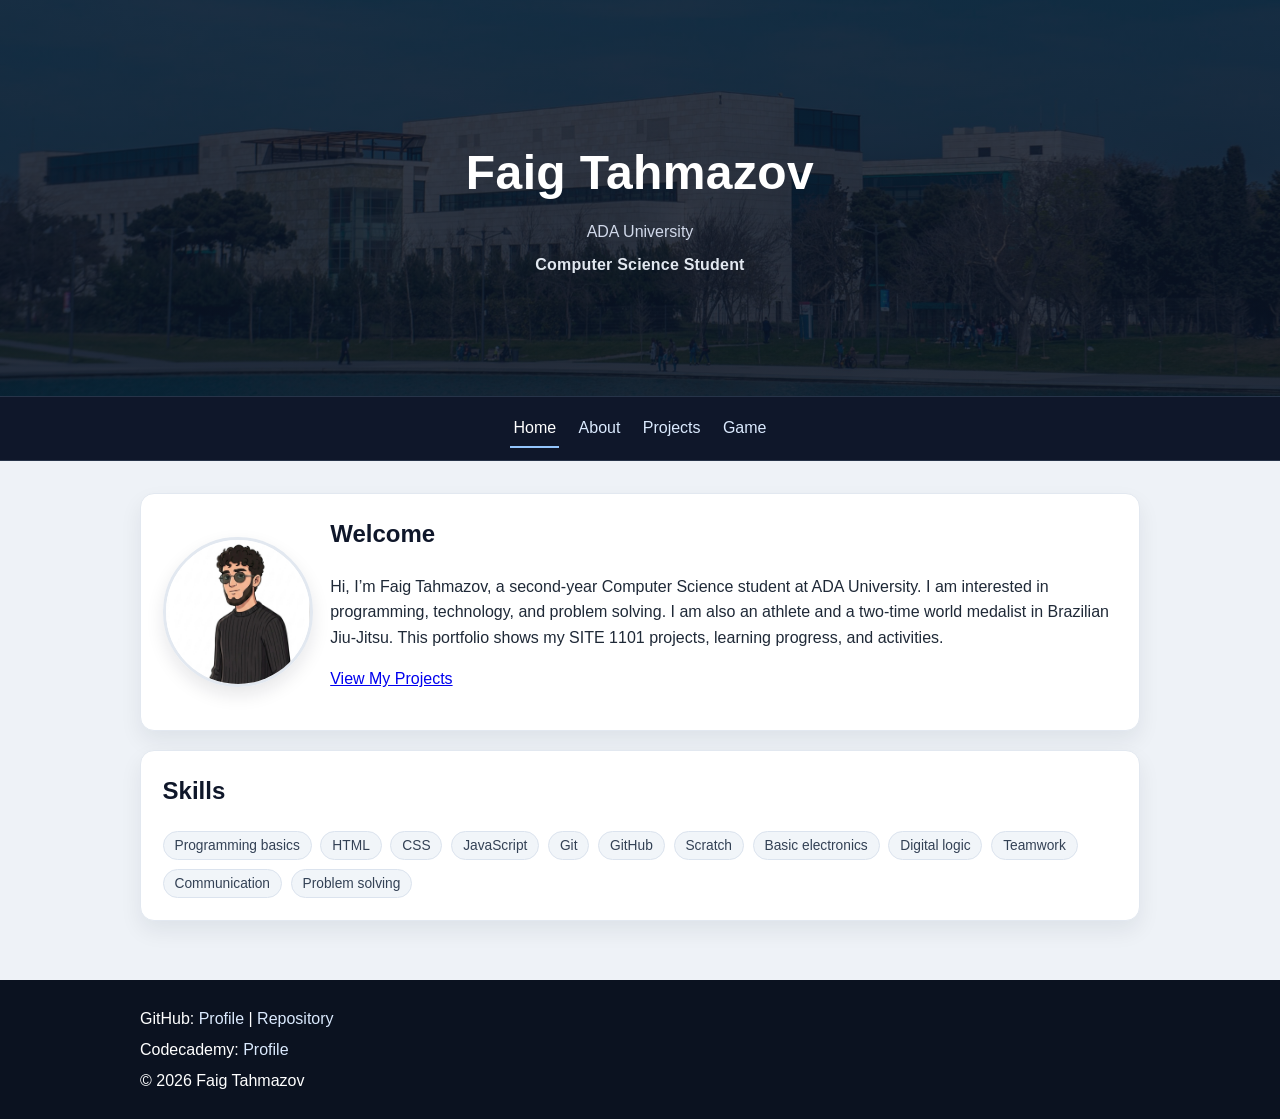
<file: index.html>
<!DOCTYPE html>
<html lang="en">
<head>
  <meta charset="UTF-8">
  <meta name="viewport" content="width=device-width, initial-scale=1.0">
  <title>Faig Tahmazov | Home</title>
  <link rel="stylesheet" href="css/style.css">
</head>
<body>
  <header class="site-header">
    <div class="container">
      <h1>Faig Tahmazov</h1>
      <p>ADA University</p>
      <p>Computer Science Student</p>
    </div>
  </header>

  <nav class="site-nav" aria-label="Main navigation">
    <div class="container nav-links">
      <a href="index.html" aria-current="page">Home</a>
      <a href="about.html">About</a>
      <a href="projects.html">Projects</a>
      <a href="game.html">Game</a>
    </div>
  </nav>

  <main class="container">
    <section class="card">
      <div class="intro-layout">
        <img class="profile-image profile-image-home" src="images/profile-avatar.jpg" alt="Portrait of Faig Tahmazov">
        <div>
          <h2>Welcome</h2>
          <p>
            Hi, I&rsquo;m Faig Tahmazov, a second-year Computer Science student at ADA
            University. I am interested in programming, technology, and problem solving. I
            am also an athlete and a two-time world medalist in Brazilian Jiu-Jitsu. This
            portfolio shows my SITE 1101 projects, learning progress, and activities.
          </p>
          <p><a href="projects.html">View My Projects</a></p>
        </div>
      </div>
    </section>

    <section class="card">
      <h2>Skills</h2>
      <ul class="skills-chips">
        <li>Programming basics</li>
        <li>HTML</li>
        <li>CSS</li>
        <li>JavaScript</li>
        <li>Git</li>
        <li>GitHub</li>
        <li>Scratch</li>
        <li>Basic electronics</li>
        <li>Digital logic</li>
        <li>Teamwork</li>
        <li>Communication</li>
        <li>Problem solving</li>
      </ul>
    </section>
  </main>

  <footer class="site-footer">
    <div class="container">
      <p>GitHub: <a href="https://github.com/ftahmazov22774" aria-label="GitHub profile link">Profile</a> | <a href="https://github.com/ftahmazov22774/site1101-personal-website" aria-label="GitHub repository link">Repository</a></p>
      <p>Codecademy: <a href="https://www.codecademy.com/profiles/ftahmazov22774" aria-label="Codecademy profile link">Profile</a></p>
      <p>&copy; 2026 Faig Tahmazov</p>
    </div>
  </footer>

  <script src="js/script.js"></script>
</body>
</html>
</file>
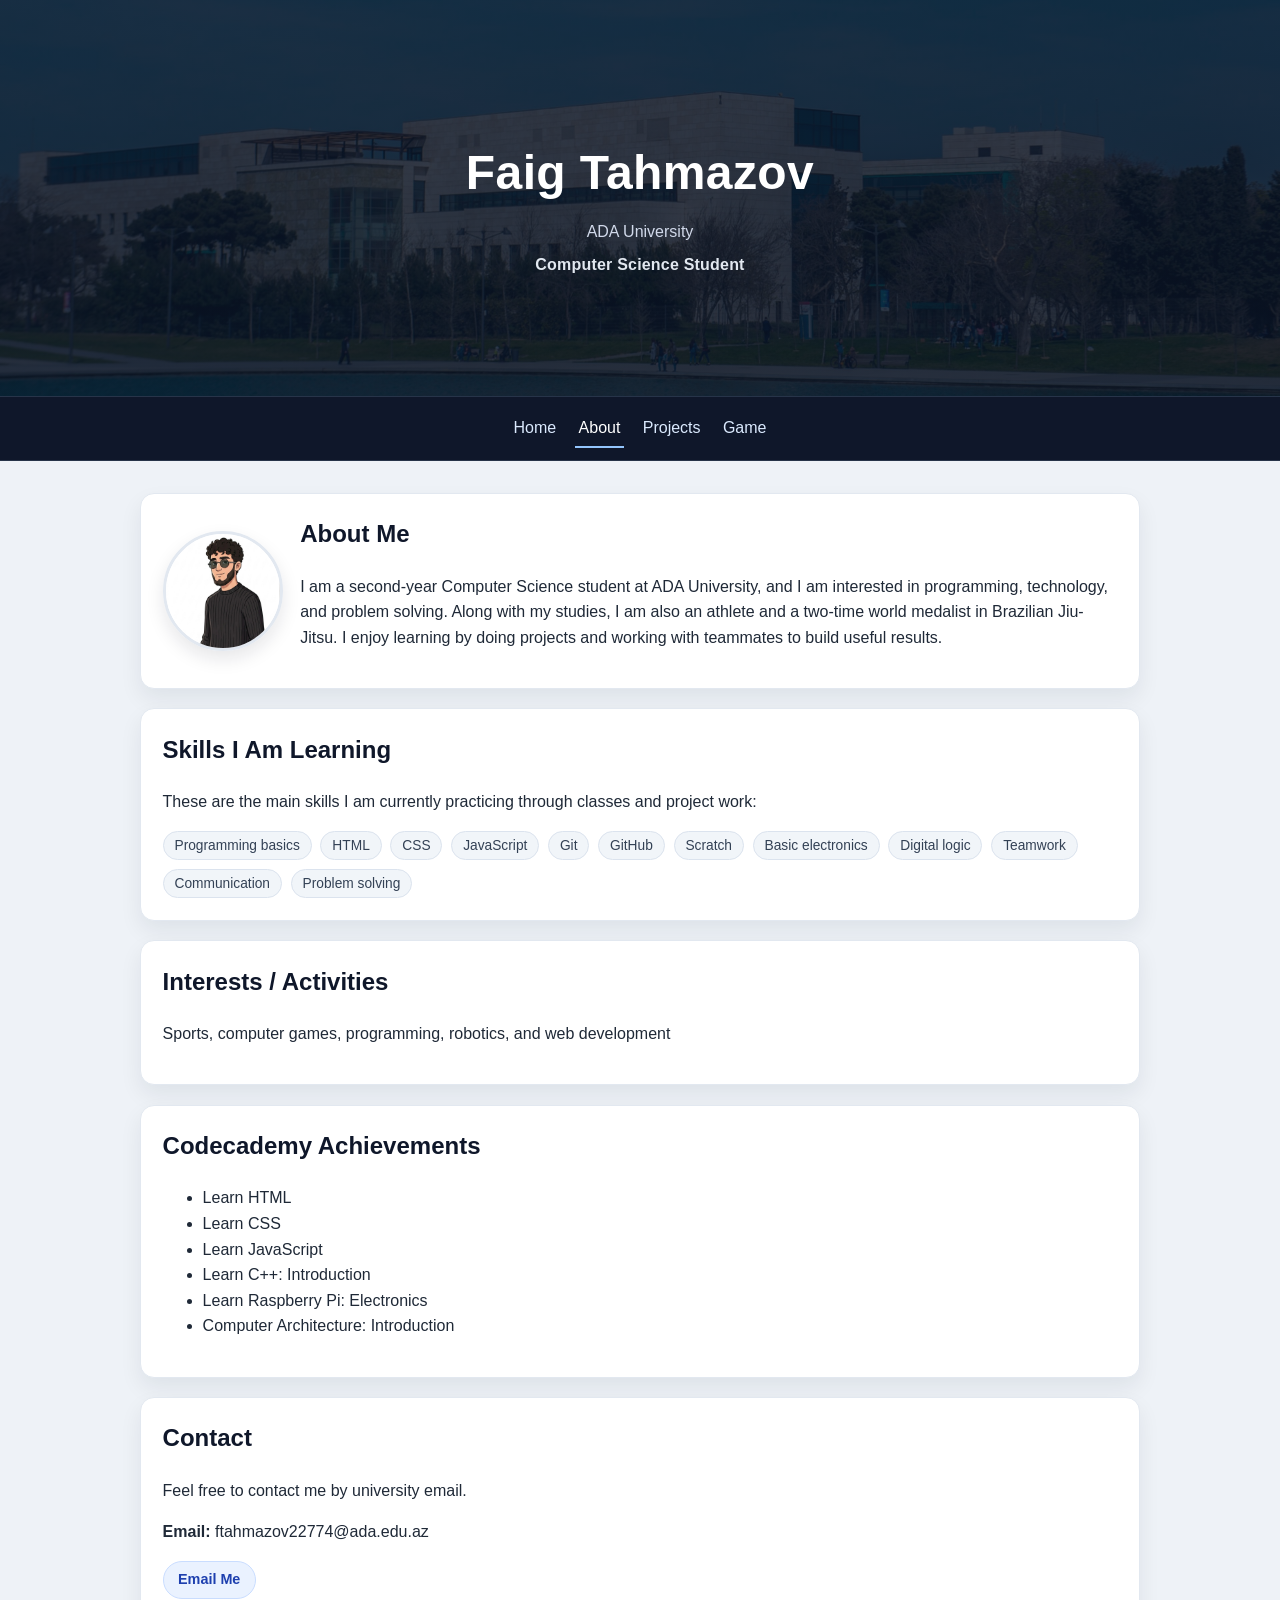
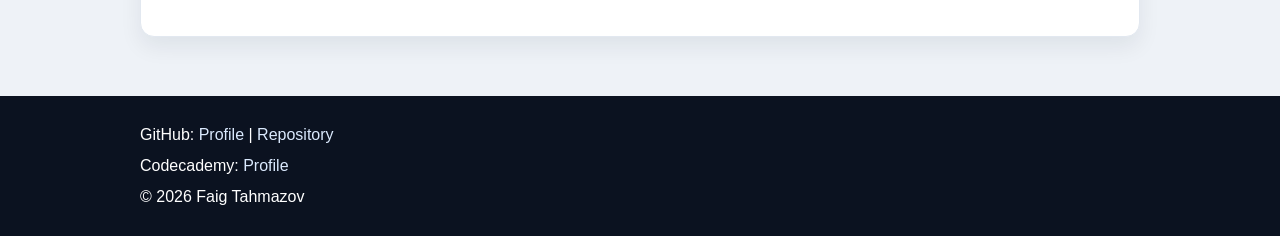
<file: about.html>
<!DOCTYPE html>
<html lang="en">
<head>
  <meta charset="UTF-8">
  <meta name="viewport" content="width=device-width, initial-scale=1.0">
  <title>Faig Tahmazov | About</title>
  <link rel="stylesheet" href="css/style.css">
</head>
<body>
  <header class="site-header">
    <div class="container">
      <h1>Faig Tahmazov</h1>
      <p>ADA University</p>
      <p>Computer Science Student</p>
    </div>
  </header>

  <nav class="site-nav" aria-label="Main navigation">
    <div class="container nav-links">
      <a href="index.html">Home</a>
      <a href="about.html" aria-current="page">About</a>
      <a href="projects.html">Projects</a>
      <a href="game.html">Game</a>
    </div>
  </nav>

  <main class="container">
    <section class="card">
      <div class="intro-layout">
        <img class="profile-image profile-image-about" src="images/profile-avatar.jpg" alt="Portrait of Faig Tahmazov">
        <div>
          <h2>About Me</h2>
          <p>
            I am a second-year Computer Science student at ADA University, and I am
            interested in programming, technology, and problem solving. Along with my
            studies, I am also an athlete and a two-time world medalist in Brazilian
            Jiu-Jitsu. I enjoy learning by doing projects and working with teammates to
            build useful results.
          </p>
        </div>
      </div>
    </section>

    <section class="card">
      <h2>Skills I Am Learning</h2>
      <p>
        These are the main skills I am currently practicing through classes and project work:
      </p>
      <ul class="skills-chips">
        <li>Programming basics</li>
        <li>HTML</li>
        <li>CSS</li>
        <li>JavaScript</li>
        <li>Git</li>
        <li>GitHub</li>
        <li>Scratch</li>
        <li>Basic electronics</li>
        <li>Digital logic</li>
        <li>Teamwork</li>
        <li>Communication</li>
        <li>Problem solving</li>
      </ul>
    </section>

    <section class="card">
      <h2>Interests / Activities</h2>
      <p>Sports, computer games, programming, robotics, and web development</p>
    </section>

    <section class="card">
      <h2>Codecademy Achievements</h2>
      <ul>
        <li>Learn HTML</li>
        <li>Learn CSS</li>
        <li>Learn JavaScript</li>
        <li>Learn C++: Introduction</li>
        <li>Learn Raspberry Pi: Electronics</li>
        <li>Computer Architecture: Introduction</li>
      </ul>
    </section>

    <section class="card contact-card">
      <h2>Contact</h2>
      <p>Feel free to contact me by university email.</p>
      <p><strong>Email:</strong> ftahmazov22774@ada.edu.az</p>
      <p>
        <a class="contact-btn" href="mailto:ftahmazov22774@ada.edu.az">Email Me</a>
      </p>
    </section>
  </main>

  <footer class="site-footer">
    <div class="container">
      <p>GitHub: <a href="https://github.com/ftahmazov22774" aria-label="GitHub profile link">Profile</a> | <a href="https://github.com/ftahmazov22774/site1101-personal-website" aria-label="GitHub repository link">Repository</a></p>
      <p>Codecademy: <a href="https://www.codecademy.com/profiles/ftahmazov22774" aria-label="Codecademy profile link">Profile</a></p>
      <p>&copy; 2026 Faig Tahmazov</p>
    </div>
  </footer>

  <script src="js/script.js"></script>
</body>
</html>
</file>
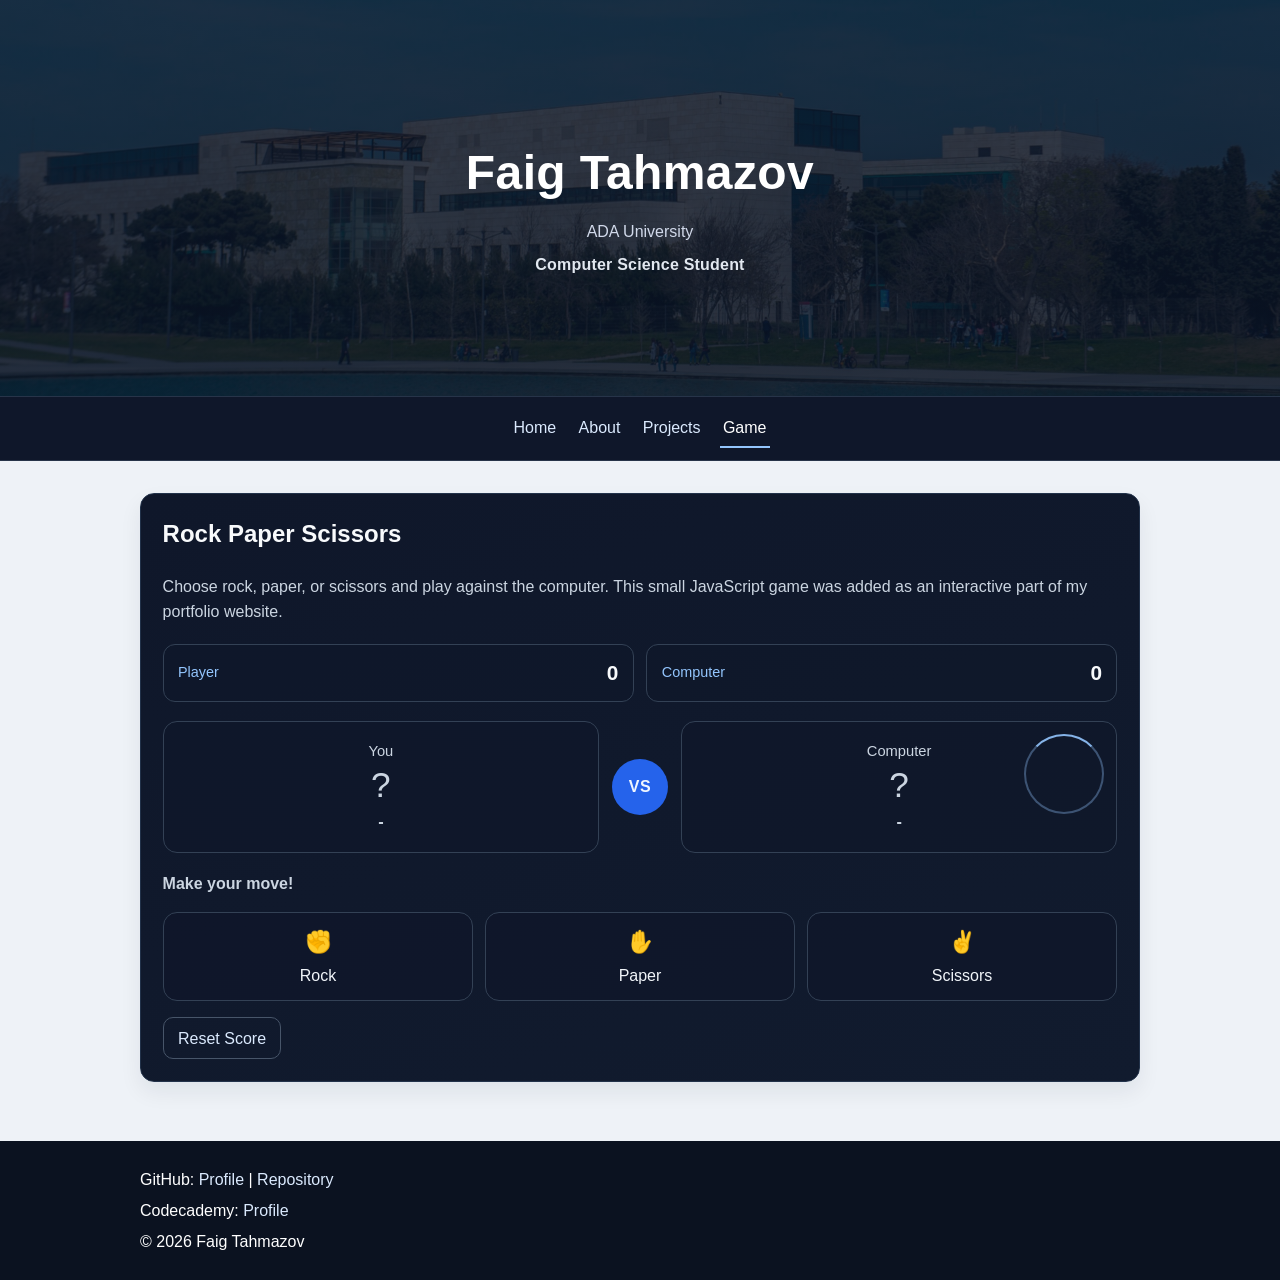
<file: game.html>
<!DOCTYPE html>
<html lang="en">
<head>
  <meta charset="UTF-8">
  <meta name="viewport" content="width=device-width, initial-scale=1.0">
  <title>Faig Tahmazov | Game</title>
  <link rel="stylesheet" href="css/style.css">
</head>
<body>
  <header class="site-header">
    <div class="container">
      <h1>Faig Tahmazov</h1>
      <p>ADA University</p>
      <p>Computer Science Student</p>
    </div>
  </header>

  <nav class="site-nav" aria-label="Main navigation">
    <div class="container nav-links">
      <a href="index.html">Home</a>
      <a href="about.html">About</a>
      <a href="projects.html">Projects</a>
      <a href="game.html" aria-current="page">Game</a>
    </div>
  </nav>

  <main class="container">
    <section class="card game-card">
      <h1>Rock Paper Scissors</h1>
      <p>
        Choose rock, paper, or scissors and play against the computer. This small
        JavaScript game was added as an interactive part of my portfolio website.
      </p>

      <div class="rps-scoreboard" aria-label="Game score">
        <div class="score-item">
          <span>Player</span>
          <strong id="player-score">0</strong>
        </div>
        <div class="score-item">
          <span>Computer</span>
          <strong id="computer-score">0</strong>
        </div>
      </div>

      <div class="rps-arena">
        <div class="rps-panel">
          <p class="rps-label">You</p>
          <p id="player-symbol" class="rps-hand-symbol" aria-hidden="true">?</p>
          <p id="player-choice" class="rps-choice-value">-</p>
        </div>

        <div class="rps-vs" aria-hidden="true">VS</div>

        <div class="rps-panel rps-panel-computer" id="computer-panel">
          <div class="rps-orbit" aria-hidden="true"></div>
          <p class="rps-label">Computer</p>
          <p id="computer-symbol" class="rps-hand-symbol" aria-hidden="true">?</p>
          <p id="computer-choice" class="rps-choice-value">-</p>
        </div>
      </div>

      <p class="rps-result" id="round-result">Make your move!</p>

      <div class="rps-actions" aria-label="Game choices">
        <button type="button" class="rps-btn" data-choice="Rock">
          <span class="rps-emoji" aria-hidden="true">✊</span>
          <span>Rock</span>
        </button>
        <button type="button" class="rps-btn" data-choice="Paper">
          <span class="rps-emoji" aria-hidden="true">✋</span>
          <span>Paper</span>
        </button>
        <button type="button" class="rps-btn" data-choice="Scissors">
          <span class="rps-emoji" aria-hidden="true">✌️</span>
          <span>Scissors</span>
        </button>
      </div>

      <button type="button" class="rps-reset-btn" id="reset-score">Reset Score</button>
    </section>
  </main>

  <footer class="site-footer">
    <div class="container">
      <p>GitHub: <a href="https://github.com/ftahmazov22774" aria-label="GitHub profile link">Profile</a> | <a href="https://github.com/ftahmazov22774/site1101-personal-website" aria-label="GitHub repository link">Repository</a></p>
      <p>Codecademy: <a href="https://www.codecademy.com/profiles/ftahmazov22774" aria-label="Codecademy profile link">Profile</a></p>
      <p>&copy; 2026 Faig Tahmazov</p>
    </div>
  </footer>

  <script src="js/script.js"></script>
</body>
</html>
</file>
<file: css/style.css>
* {
  box-sizing: border-box;
}

body {
  margin: 0;
  font-family: "Segoe UI", Tahoma, Arial, sans-serif;
  line-height: 1.6;
  color: #1f2937;
  background-color: #eef2f7;
}

.container {
  width: min(92%, 1000px);
  margin: 0 auto;
}

.site-header {
  background:
    linear-gradient(
      rgba(10, 20, 38, 0.8),
      rgba(10, 20, 38, 0.84)
    ),
    url("../images/ada-campus-hero.jpg") center/cover no-repeat;
  color: #ffffff;
  min-height: 44vh;
  padding: 4rem 0 3rem;
  text-align: center;
  display: flex;
  align-items: center;
}

.site-header h1 {
  margin: 0;
  font-size: clamp(2rem, 5vw, 3rem);
  letter-spacing: 0.4px;
  font-weight: 700;
}

.site-header p {
  margin: 0.45rem 0 0;
  color: #d1d9ea;
  font-size: 1rem;
}

.site-header p:last-child {
  color: #e2e8f0;
  font-weight: 600;
  letter-spacing: 0.2px;
}

.site-nav {
  background-color: #0f172a;
  border-top: 1px solid #273449;
  border-bottom: 1px solid #273449;
}

.nav-links {
  display: flex;
  justify-content: center;
  align-items: center;
  flex-wrap: wrap;
  gap: 1rem;
  padding: 0.75rem 0;
}

.nav-links a {
  color: #dbeafe;
  text-decoration: none;
  padding: 0.35rem 0.2rem;
  border-radius: 0;
  border-bottom: 2px solid transparent;
  transition: color 0.2s ease, border-color 0.2s ease;
}

.nav-links a:hover,
.nav-links a[aria-current="page"] {
  color: #ffffff;
  border-color: #93c5fd;
}

main {
  padding: 2rem 0 2.5rem;
}

.card {
  background-color: #ffffff;
  border: 1px solid #e2e8f0;
  border-radius: 14px;
  padding: 1.35rem;
  margin-bottom: 1.2rem;
  box-shadow: 0 10px 22px rgba(15, 23, 42, 0.07);
}

.card h1,
.card h2 {
  margin-top: 0;
  color: #0f172a;
}

.intro-layout {
  display: grid;
  grid-template-columns: auto 1fr;
  align-items: center;
  gap: 1.1rem;
}

.profile-image {
  display: block;
  border-radius: 50%;
  object-fit: cover;
  border: 3px solid #e2e8f0;
  box-shadow: 0 8px 18px rgba(15, 23, 42, 0.1);
}

.profile-image-home {
  width: 150px;
  height: 150px;
}

.profile-image-about {
  width: 120px;
  height: 120px;
}

.skills-chips {
  list-style: none;
  padding: 0;
  margin: 0;
  display: flex;
  flex-wrap: wrap;
  gap: 0.55rem;
}

.skills-chips li {
  background-color: #f1f5f9;
  color: #334155;
  border: 1px solid #dbe3ee;
  border-radius: 999px;
  padding: 0.3rem 0.68rem;
  font-size: 0.86rem;
  line-height: 1.3;
}

.contact-btn {
  display: inline-block;
  text-decoration: none;
  color: #1e40af;
  background-color: #eaf2ff;
  border: 1px solid #c9ddff;
  border-radius: 999px;
  padding: 0.4rem 0.9rem;
  font-size: 0.9rem;
  font-weight: 600;
}

.contact-btn:hover {
  background-color: #dce9ff;
}

.projects-grid {
  display: grid;
  gap: 1.5rem;
}

.project-card {
  background-color: #ffffff;
  border: 1px solid #e2e8f0;
  border-radius: 14px;
  padding: 1.3rem;
  margin-bottom: 1rem;
  box-shadow: 0 10px 22px rgba(15, 23, 42, 0.07);
}

.project-card h2 {
  margin-top: 0;
  margin-bottom: 0.75rem;
}

.project-meta {
  margin-top: 0.75rem;
  font-size: 0.95rem;
}

.project-video-link {
  display: inline-block;
  text-decoration: none;
  color: #1d4ed8;
  background-color: #eaf2ff;
  border: 1px solid #c9ddff;
  border-radius: 999px;
  padding: 0.35rem 0.8rem;
  font-size: 0.88rem;
  font-weight: 600;
}

.project-video-link:hover {
  background-color: #dce9ff;
}

.project-gallery {
  display: grid;
  grid-template-columns: repeat(2, 1fr);
  gap: 1rem;
  margin-top: 1rem;
}

.project-gallery figure {
  margin: 0;
  background-color: #f8fafc;
  border: 1px solid #e2e8f0;
  border-radius: 12px;
  overflow: hidden;
}

.project-gallery img {
  width: 100%;
  height: auto;
  max-height: 260px;
  display: block;
  object-fit: contain;
}

.project-gallery figcaption {
  padding: 0.6rem;
  font-size: 0.88rem;
  text-align: center;
  color: #475569;
}

.project-placeholder {
  margin-top: 1rem;
  padding: 2rem;
  border: 1px dashed #94a3b8;
  border-radius: 8px;
  text-align: center;
  color: #64748b;
  background-color: #f8fafc;
}

.game-card {
  background: linear-gradient(160deg, #0f172a 0%, #111b2e 100%);
  color: #e2e8f0;
  border-color: #22324a;
}

.game-card h1 {
  color: #f8fafc;
}

.game-card p {
  color: #cbd5e1;
}

.rps-scoreboard {
  display: grid;
  grid-template-columns: repeat(2, minmax(0, 1fr));
  gap: 0.8rem;
  margin: 1.2rem 0;
}

.score-item {
  background-color: rgba(15, 23, 42, 0.65);
  border: 1px solid #334155;
  border-radius: 12px;
  padding: 0.7rem 0.9rem;
  display: flex;
  justify-content: space-between;
  align-items: center;
}

.score-item span {
  color: #93c5fd;
  font-size: 0.9rem;
}

.score-item strong {
  color: #f8fafc;
  font-size: 1.3rem;
}

.rps-arena {
  display: grid;
  grid-template-columns: 1fr auto 1fr;
  gap: 0.8rem;
  align-items: center;
  margin: 1rem 0 1.15rem;
}

.rps-panel {
  background-color: rgba(15, 23, 42, 0.7);
  border: 1px solid #334155;
  border-radius: 14px;
  min-height: 132px;
  padding: 0.85rem 0.7rem;
  text-align: center;
  display: grid;
  place-content: center;
}

.rps-panel-computer {
  position: relative;
  overflow: hidden;
}

.rps-orbit {
  position: absolute;
  width: 80px;
  height: 80px;
  border: 2px solid rgba(147, 197, 253, 0.35);
  border-top-color: rgba(147, 197, 253, 0.9);
  border-radius: 50%;
  top: 12px;
  right: 12px;
  animation: orbitSpin 2.6s linear infinite;
}

.rps-panel.computer-think .rps-orbit {
  animation-duration: 0.5s;
}

.rps-label {
  margin: 0;
  color: #93c5fd;
  font-size: 0.92rem;
}

.rps-hand-symbol {
  margin: 0.15rem 0 0;
  font-size: 2.2rem;
  line-height: 1.1;
  color: #f8fafc;
}

.rps-choice-value {
  margin: 0.2rem 0 0;
  color: #cbd5e1;
  font-weight: 700;
  font-size: 1.02rem;
}

.hand-animate {
  animation: handShakePop 0.38s ease;
}

.rps-vs {
  width: 56px;
  height: 56px;
  border-radius: 50%;
  background-color: #2563eb;
  color: #eff6ff;
  display: grid;
  place-items: center;
  font-weight: 700;
  letter-spacing: 0.6px;
}

.rps-result {
  margin: 0.2rem 0 0.95rem;
  min-height: 1.6rem;
  font-weight: 700;
  color: #dbeafe;
}

.result-pop {
  animation: popFade 0.34s ease;
}

.result-win {
  color: #86efac;
}

.result-lose {
  color: #fca5a5;
}

.result-draw {
  color: #bfdbfe;
}

.rps-actions {
  display: grid;
  grid-template-columns: repeat(3, minmax(0, 1fr));
  gap: 0.7rem;
  margin: 0.25rem 0 1rem;
}

.rps-btn {
  border: 1px solid #334155;
  background-color: rgba(15, 23, 42, 0.78);
  color: #f1f5f9;
  border-radius: 14px;
  padding: 0.75rem 0.5rem;
  font: inherit;
  cursor: pointer;
  display: grid;
  gap: 0.2rem;
  justify-items: center;
  transition: transform 0.16s ease, background-color 0.16s ease, border-color 0.16s ease;
}

.rps-emoji {
  font-size: 1.35rem;
}

.rps-btn:hover {
  transform: translateY(-2px);
  background-color: rgba(30, 41, 59, 0.98);
  border-color: #60a5fa;
}

.rps-btn.is-selected {
  transform: scale(0.98);
  border-color: #93c5fd;
  background-color: rgba(37, 99, 235, 0.25);
}

.rps-reset-btn {
  border: 1px solid #475569;
  background-color: transparent;
  color: #dbeafe;
  border-radius: 10px;
  padding: 0.45rem 0.9rem;
  font: inherit;
  cursor: pointer;
}

.rps-reset-btn:hover {
  background-color: rgba(30, 41, 59, 0.9);
}

@keyframes popFade {
  0% {
    opacity: 0.2;
    transform: translateY(6px) scale(0.95);
  }
  100% {
    opacity: 1;
    transform: translateY(0) scale(1);
  }
}

@keyframes orbitSpin {
  to {
    transform: rotate(360deg);
  }
}

@keyframes handShakePop {
  0% {
    transform: scale(0.85) rotate(-8deg);
  }
  30% {
    transform: scale(1.08) rotate(7deg);
  }
  60% {
    transform: scale(0.98) rotate(-4deg);
  }
  100% {
    transform: scale(1) rotate(0deg);
  }
}

.site-footer {
  background-color: #0b1220;
  color: #ffffff;
  padding: 1.25rem 0;
}

.site-footer p {
  margin: 0.35rem 0;
}

.site-footer a {
  color: #dbeafe;
  text-decoration: none;
}

.site-footer a:hover {
  text-decoration: underline;
}

@media (max-width: 700px) {
  .project-gallery {
    grid-template-columns: 1fr;
  }
}

@media (max-width: 640px) {
  .site-header {
    min-height: 36vh;
    padding: 2.75rem 0 2rem;
    background-position: center;
  }

  .nav-links {
    flex-direction: column;
    align-items: center;
    gap: 0.5rem;
  }

  .card,
  .project-card {
    padding: 1rem;
  }

  .intro-layout {
    grid-template-columns: 1fr;
    text-align: center;
    justify-items: center;
  }

  .profile-image-home {
    width: 130px;
    height: 130px;
  }

  .profile-image-about {
    width: 105px;
    height: 105px;
  }

  .rps-scoreboard {
    grid-template-columns: 1fr;
  }

  .rps-arena {
    grid-template-columns: 1fr;
  }

  .rps-vs {
    margin: 0 auto;
    width: 46px;
    height: 46px;
    font-size: 0.9rem;
  }

  .rps-actions {
    grid-template-columns: 1fr;
  }
}
</file>
